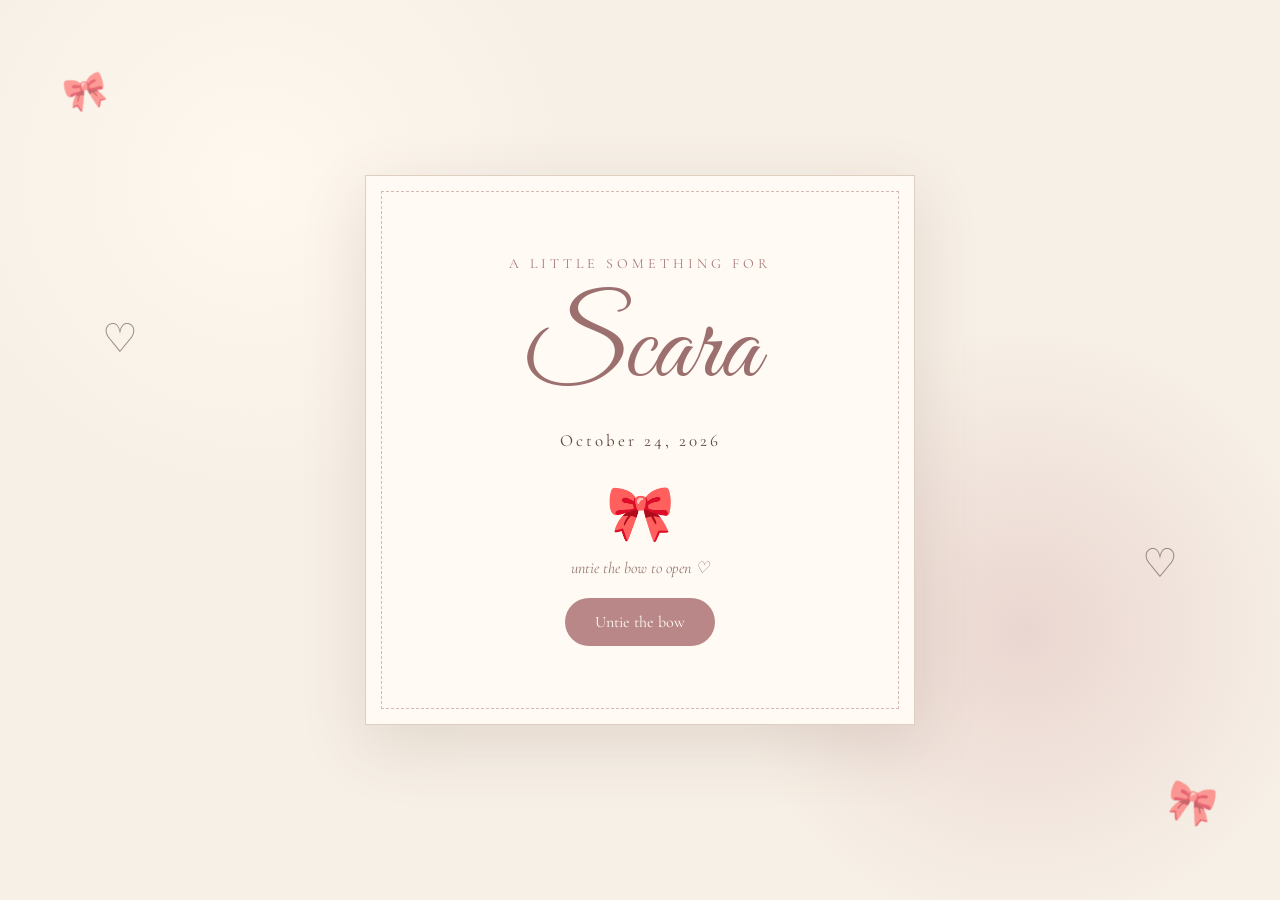
<file: index.html>
<!DOCTYPE html>
<html lang="en">
<head>
    <meta charset="UTF-8">
    <meta name="viewport" content="width=device-width, initial-scale=1.0">
    <title>For Scara ♡</title>

    <link rel="stylesheet" href="style.css">
    <link rel="preconnect" href="https://fonts.googleapis.com">
    <link rel="preconnect" href="https://fonts.gstatic.com" crossorigin>
    <link href="https://fonts.googleapis.com/css2?family=Cormorant+Garamond:wght@400;500;600;700&family=Great+Vibes&display=swap" rel="stylesheet">
</head>

<body>
    <div class="decor bow1">🎀</div>
    <div class="decor bow2">🎀</div>
    <div class="decor heart1">♡</div>
    <div class="decor heart2">♡</div>

    <!-- OPENING -->
    <section id="welcome" class="screen">
        <div class="envelope">
            <div class="lace"></div>

            <p class="tiny">A little something for</p>
            <h1>Scara</h1>
            <p class="date">October 24, 2026</p>

            <div class="big-bow">🎀</div>

            <p class="instruction">untie the bow to open ♡</p>

            <button onclick="openLetter()">Untie the bow</button>
        </div>
    </section>

    <!-- MAIN WEBSITE -->
    <main id="main" class="hidden">

        <!-- HERO -->
        <section class="hero">
            <p class="tiny">♡ a little birthday gift ♡</p>
            <h2>Happy Birthday,</h2>
            <h1>Scara</h1>
            <p class="subtitle">made with love, from Star ♡</p>

            <div class="divider">୨୧ ───────── ୨୧</div>

            <div id="countdown">
                <span id="days">00</span> days
                <span id="hours">00</span> hours
                <span id="minutes">00</span> minutes
                <span id="seconds">00</span> seconds
            </div>

            <button onclick="window.location.href='music.html'">
                🎵 Music That Reminds Me of You ♡
            </button>
        </section>

        <!-- HOW WE MET -->
        <section class="card">
            <div class="card-decoration">🎀</div>
            <p class="tiny">chapter one</p>
            <h2>How it all started</h2>

            <p>
                Three years ago, in a Discord server called
                <i>Twilight</i>, you were just someone who had
                such a vibe in chat that I couldn't help but notice you.
            </p>

            <p>
                Then one day, you joined VC just to hear me sing.
                Somehow, that tiny moment turned into something
                neither of us could have expected.
            </p>

            <p class="highlight">
                We added each other... and somehow,
                you became my best friend.
            </p>

            <button onclick="window.location.href='story.html'">
                🌷 Read Our Story ♡
            </button>
        </section>

        <!-- PERFUME GIFT -->
        <section class="gift">
            <p class="tiny">one little surprise...</p>
            <h2>A little gift ♡</h2>

            <div class="perfume">
                <div class="bottle">♡</div>
                <h3>Made by Star</h3>

                <p>If I could actually be there, this is what I'd give you.</p>

                <p>
                    A perfume from my shop, made with my own hands,
                    just for you.
                </p>
            </div>
        </section>

        <!-- LINK TO THE FINAL LETTER -->
        <section class="final">
            <div class="final-bow">🎀</div>
            <h2>One last thing, Scara...</h2>

            <p>
                There's something I've been wanting to tell you.
                I saved it for the very end. ♡
            </p>

            <button onclick="window.location.href='final.html'">
                🌸 Open your final surprise 🌸
            </button>
        </section>

    </main>

    <script src="script.js"></script>
</body>
</html>
</file>
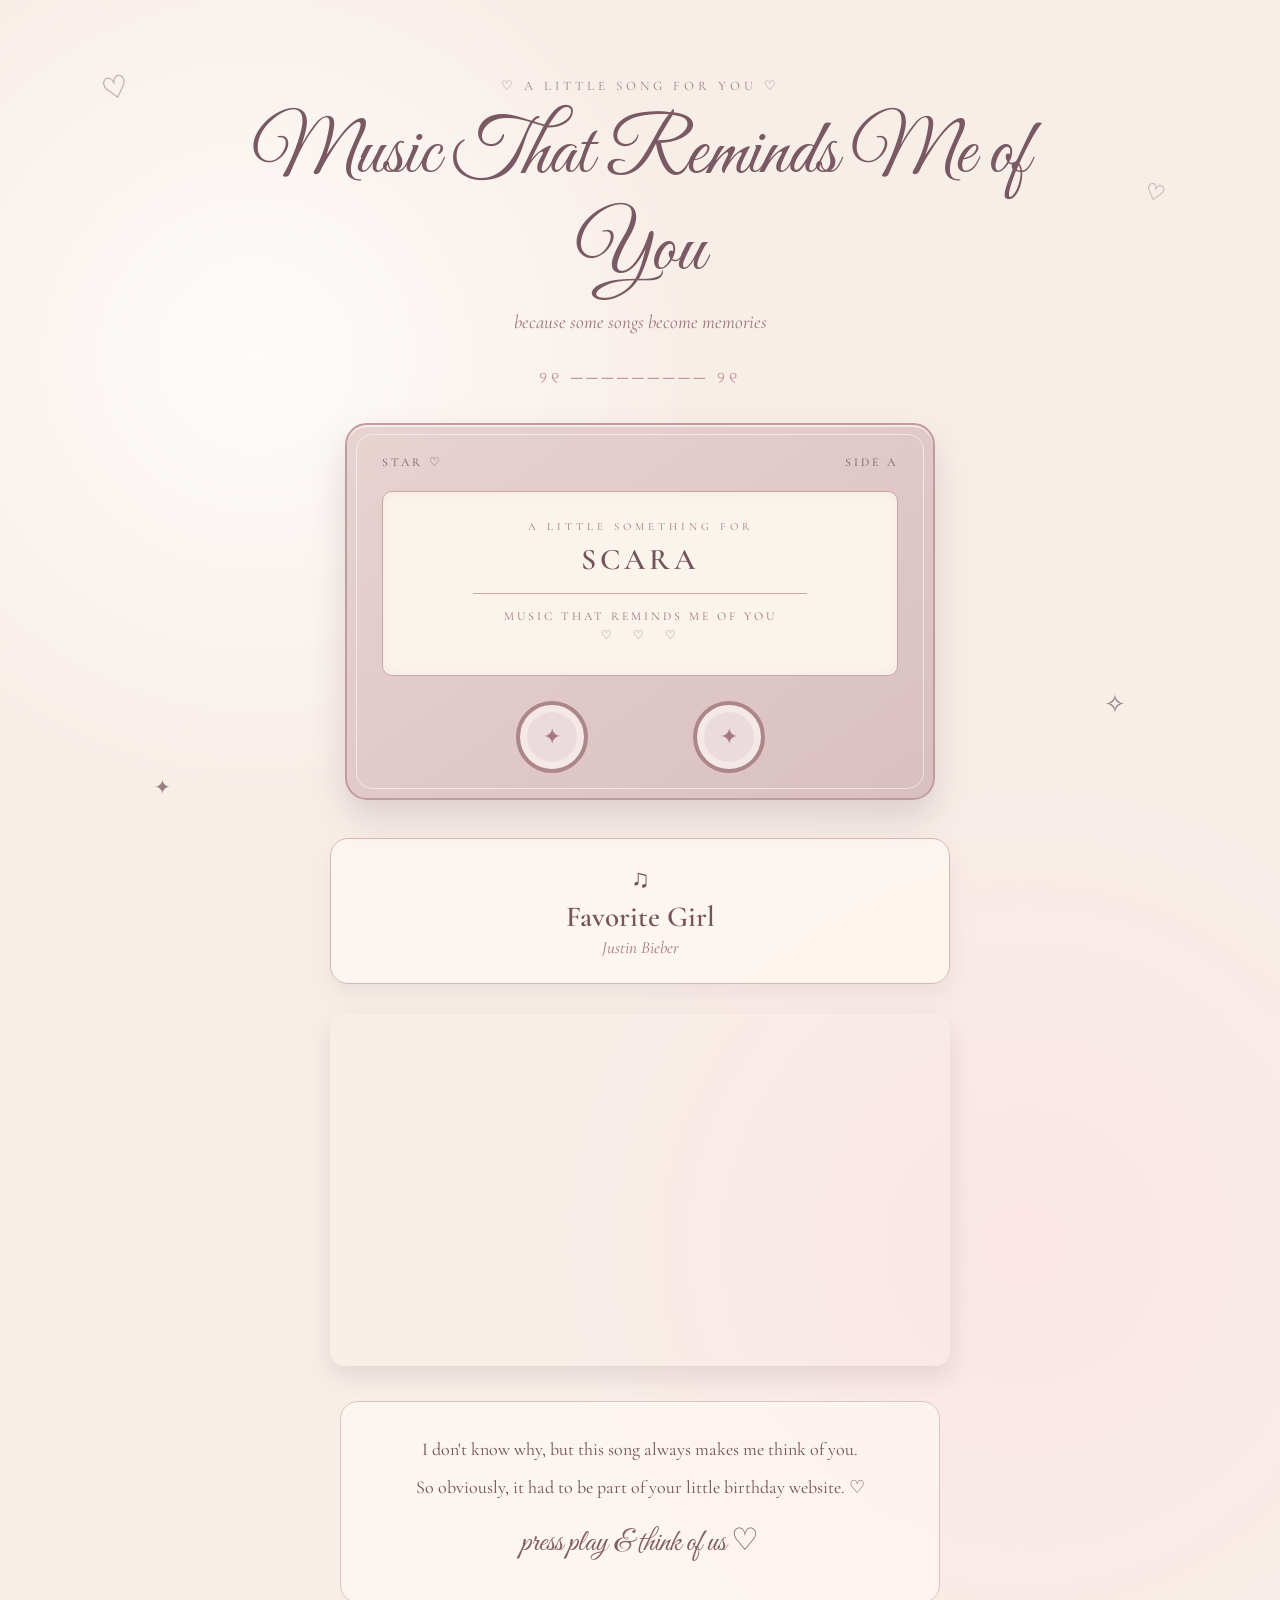
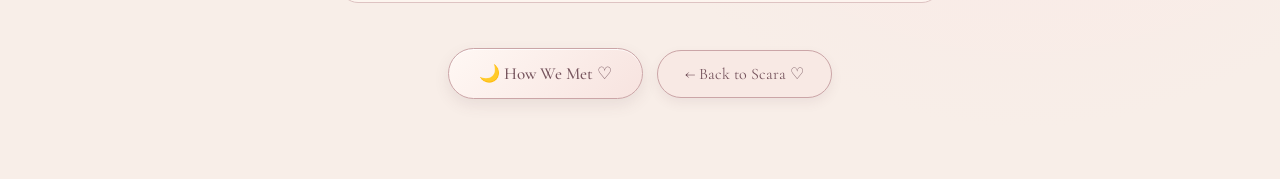
<file: music.html>
<!DOCTYPE html>
<html lang="en">

<head>

    <meta charset="UTF-8">
    <meta name="viewport" content="width=device-width, initial-scale=1.0">

    <title>Music That Reminds Me of You ♡</title>

    <link rel="preconnect" href="https://fonts.googleapis.com">
    <link rel="preconnect" href="https://fonts.gstatic.com" crossorigin>

    <link href="https://fonts.googleapis.com/css2?family=Cormorant+Garamond:wght@400;500;600;700&family=Great+Vibes&display=swap" rel="stylesheet">


    <style>

        * {
            box-sizing: border-box;
        }


        body {
            margin: 0;
            min-height: 100vh;

            background:
                radial-gradient(circle at 20% 20%, rgba(255,255,255,0.8), transparent 25%),
                radial-gradient(circle at 80% 70%, rgba(255,220,225,0.45), transparent 30%),
                #f8eee8;

            color: #6f5057;
            font-family: "Cormorant Garamond", serif;
            text-align: center;
            overflow-x: hidden;
        }


        /* DECORATIONS */

        .decor {
            position: fixed;
            pointer-events: none;
            z-index: 0;
            opacity: 0.7;
        }


        .heart-one {
            top: 70px;
            left: 8%;
            font-size: 30px;
            transform: rotate(-15deg);
        }


        .heart-two {
            top: 180px;
            right: 9%;
            font-size: 22px;
            transform: rotate(15deg);
        }


        .star-one {
            bottom: 100px;
            left: 12%;
            font-size: 20px;
        }


        .star-two {
            bottom: 180px;
            right: 12%;
            font-size: 26px;
        }


        /* MAIN */

        .music-page {
            position: relative;
            z-index: 1;
            width: 100%;
            max-width: 850px;
            margin: auto;
            padding: 65px 20px 80px;
        }


        .tiny {
            font-size: 13px;
            letter-spacing: 4px;
            text-transform: uppercase;
            color: #a27b84;
            margin-bottom: 12px;
        }


        h1 {
            margin: 0;
            font-family: "Great Vibes", cursive;
            font-size: clamp(48px, 8vw, 78px);
            font-weight: 400;
            color: #795963;
        }


        .subtitle {
            margin: 10px 0 35px;
            font-size: 19px;
            font-style: italic;
            color: #9b747c;
        }


        .divider {
            color: #bd919a;
            letter-spacing: 4px;
            margin-bottom: 35px;
        }


        /* CASSETTE */

        .cassette {
            position: relative;
            width: min(590px, 92%);
            margin: 0 auto 38px;
            padding: 30px 35px 25px;

            background: linear-gradient(
                145deg,
                #e8d3d1,
                #d9bfc1
            );

            border: 2px solid #c29ba0;
            border-radius: 22px;

            box-shadow:
                0 18px 35px rgba(100, 70, 75, 0.18),
                inset 0 2px 0 rgba(255,255,255,0.65);
        }


        .cassette::before {
            content: "";
            position: absolute;
            inset: 9px;
            border: 1px solid rgba(255,255,255,0.55);
            border-radius: 16px;
            pointer-events: none;
        }


        .cassette-header {
            display: flex;
            justify-content: space-between;
            align-items: center;
            margin-bottom: 22px;
            font-size: 12px;
            letter-spacing: 3px;
            color: #76565e;
        }


        .cassette-label {
            position: relative;
            padding: 28px 18px;
            background: #fbf4ed;
            border: 1px solid #c9a4a5;
            border-radius: 10px;
            box-shadow: inset 0 0 15px rgba(160,120,125,0.08);
        }


        .side {
            font-size: 11px;
            letter-spacing: 4px;
            margin-bottom: 8px;
            color: #a27881;
        }


        .cassette-label h2 {
            margin: 0;
            font-size: 30px;
            font-weight: 600;
            letter-spacing: 4px;
            color: #74535c;
        }


        .cassette-line {
            width: 70%;
            height: 1px;
            margin: 15px auto;
            background: #cba5a8;
        }


        .cassette-label p {
            margin: 5px;
            font-size: 12px;
            letter-spacing: 3px;
            color: #967178;
        }


        .reels {
            display: flex;
            justify-content: center;
            gap: 105px;
            margin-top: 25px;
        }


        .reel {
            width: 72px;
            height: 72px;
            border-radius: 50%;
            background: #eadbdd;
            border: 4px solid #ad858d;
            box-shadow: inset 0 0 0 7px #f5e9e8;

            display: flex;
            align-items: center;
            justify-content: center;
        }


        .reel::after {
            content: "✦";
            font-size: 22px;
            color: #a67881;
        }


        /* SONG CARD */

        .song-card {
            width: min(620px, 92%);
            margin: 0 auto 30px;
            padding: 25px;

            background: rgba(255,248,242,0.8);
            border: 1px solid #d7b8b8;
            border-radius: 18px;

            box-shadow: 0 10px 25px rgba(100,70,75,0.08);
        }


        .song-card .music-note {
            font-size: 25px;
            margin-bottom: 5px;
        }


        .song-card h2 {
            margin: 0;
            font-size: 29px;
            font-weight: 600;
            color: #76545e;
        }


        .artist {
            margin: 3px 0 0;
            font-size: 17px;
            font-style: italic;
            color: #a07780;
        }


        /* SPOTIFY */

        .spotify {
            width: min(620px, 92%);
            margin: 0 auto 35px;
        }


        .spotify iframe {
            width: 100%;
            height: 352px;
            border: none;
            border-radius: 14px;
            display: block;

            box-shadow: 0 10px 25px rgba(70,50,55,0.12);
        }


        /* MESSAGE */

        .message {
            width: min(600px, 90%);
            margin: 35px auto;
            padding: 25px 30px;

            background: rgba(255,248,242,0.7);
            border-radius: 18px;
            border: 1px solid #dec3c2;
        }


        .message p {
            margin: 7px 0;
            font-size: 18px;
            line-height: 1.7;
        }


        .message .special {
            font-family: "Great Vibes", cursive;
            font-size: 31px;
            color: #815e67;
            margin-top: 15px;
        }


        /* BUTTONS */

        .cute-button {
            display: inline-block;
            margin: 10px 5px 0;
            padding: 14px 30px;

            background: linear-gradient(
                135deg,
                #fff8f4,
                #f7e3df
            );

            border: 1px solid #cba5a7;
            border-radius: 40px;

            color: #76545d;
            font-family: "Cormorant Garamond", serif;
            font-size: 17px;
            font-weight: 500;

            text-decoration: none;
            cursor: pointer;

            box-shadow:
                0 6px 15px rgba(100,70,75,0.10),
                inset 0 1px 0 rgba(255,255,255,0.8);

            transition: 0.25s ease;
        }


        .cute-button:hover {
            transform: translateY(-3px);
            background: linear-gradient(
                135deg,
                #fffaf7,
                #f3deda
            );

            box-shadow:
                0 9px 20px rgba(100,70,75,0.15),
                inset 0 1px 0 rgba(255,255,255,0.8);
        }


        .back {
            display: inline-block;
            margin: 10px 5px 0;
            padding: 13px 27px;

            background: #f8e9e4;
            border: 1px solid #cba5a7;
            border-radius: 40px;

            color: #76545d;
            text-decoration: none;
            font-size: 16px;

            transition: 0.25s ease;
            box-shadow: 0 5px 12px rgba(100,70,75,0.08);
        }


        .back:hover {
            transform: translateY(-3px);
            background: #f3deda;
            box-shadow: 0 8px 18px rgba(100,70,75,0.14);
        }


        /* MOBILE */

        @media (max-width: 600px) {

            .music-page {
                padding-top: 45px;
            }


            .cassette {
                padding: 25px 18px 22px;
            }


            .reels {
                gap: 55px;
            }


            .reel {
                width: 58px;
                height: 58px;
            }


            .message {
                padding: 20px;
            }

        }

    </style>

</head>


<body>


    <!-- LITTLE DECORATIONS -->

    <div class="decor heart-one">♡</div>

    <div class="decor heart-two">♡</div>

    <div class="decor star-one">✦</div>

    <div class="decor star-two">✧</div>



    <main class="music-page">


        <p class="tiny">
            ♡ a little song for you ♡
        </p>


        <h1>
            Music That Reminds Me of You
        </h1>


        <p class="subtitle">
            because some songs become memories
        </p>


        <div class="divider">
            ୨୧ ───────── ୨୧
        </div>



        <!-- CASSETTE -->

        <div class="cassette">


            <div class="cassette-header">

                <span>
                    STAR ♡
                </span>

                <span>
                    SIDE A
                </span>

            </div>


            <div class="cassette-label">

                <div class="side">
                    A LITTLE SOMETHING FOR
                </div>


                <h2>
                    SCARA
                </h2>


                <div class="cassette-line"></div>


                <p>
                    MUSIC THAT REMINDS ME OF YOU
                </p>


                <p>
                    ♡ &nbsp; ♡ &nbsp; ♡
                </p>

            </div>


            <div class="reels">

                <div class="reel"></div>

                <div class="reel"></div>

            </div>


        </div>



        <!-- SONG -->

        <div class="song-card">

            <div class="music-note">
                ♫
            </div>

            <h2>
                Favorite Girl
            </h2>

            <p class="artist">
                Justin Bieber
            </p>

        </div>



        <!-- SPOTIFY -->

        <div class="spotify">

            <iframe
                src="https://open.spotify.com/embed/track/4nTjkWK590oBDcnIxTr1mI?utm_source=generator&theme=0&si=5f935c40fa7d4b16"
                allowfullscreen=""
                allow="autoplay; clipboard-write; encrypted-media; fullscreen; picture-in-picture"
                loading="lazy">
            </iframe>

        </div>



        <!-- MESSAGE -->

        <div class="message">

            <p>
                I don't know why, but this song always
                makes me think of you.
            </p>

            <p>
                So obviously, it had to be part of your
                little birthday website. ♡
            </p>

            <p class="special">
                press play & think of us ♡
            </p>

        </div>



        <!-- NAVIGATION -->

        <a href="story.html" class="cute-button">
            🌙 How We Met ♡
        </a>


        <a href="index.html" class="back">
            ← Back to Scara ♡
        </a>


    </main>


</body>

</html>
</file>
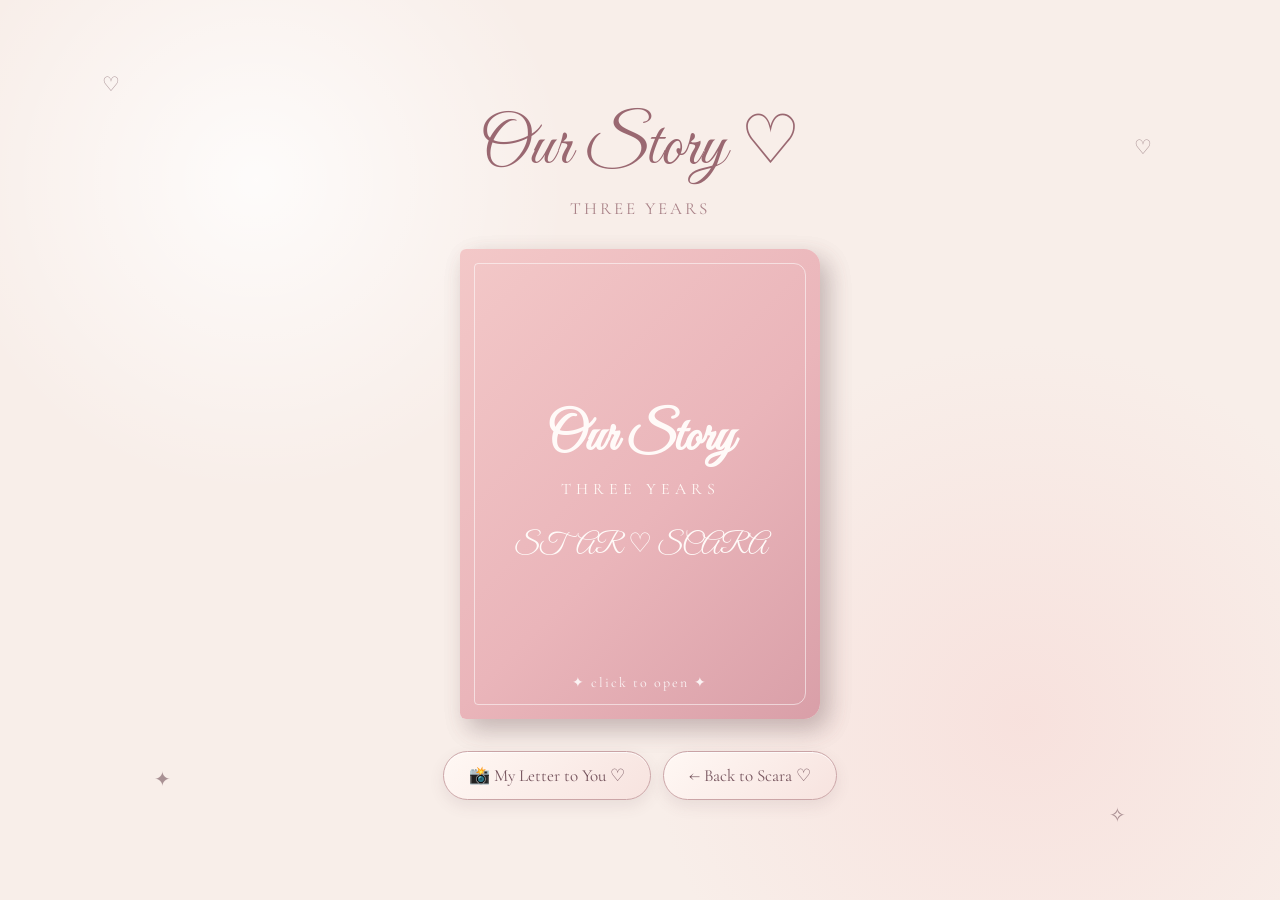
<file: story.html>
<!DOCTYPE html>
<html lang="en">

<head>
    <meta charset="UTF-8">
    <meta name="viewport" content="width=device-width, initial-scale=1.0">

    <title>Our Story ♡</title>

    <link rel="preconnect" href="https://fonts.googleapis.com">
    <link rel="preconnect" href="https://fonts.gstatic.com" crossorigin>

    <link href="https://fonts.googleapis.com/css2?family=Cormorant+Garamond:wght@400;500;600;700&family=Great+Vibes&display=swap"
        rel="stylesheet">

    <style>

        * {
            box-sizing: border-box;
        }

        body {
            margin: 0;
            min-height: 100vh;

            background:
                radial-gradient(circle at 20% 20%, rgba(255,255,255,0.8), transparent 25%),
                radial-gradient(circle at 80% 80%, rgba(247,210,207,0.45), transparent 30%),
                #f8eee9;

            color: #76545d;
            font-family: "Cormorant Garamond", serif;

            display: flex;
            justify-content: center;
            align-items: center;

            padding: 40px 20px;
        }

        /* FLOATING DECORATIONS */

        .decor {
            position: fixed;
            pointer-events: none;
            opacity: 0.6;
            font-size: 20px;
        }

        .heart1 {
            top: 8%;
            left: 8%;
        }

        .heart2 {
            top: 15%;
            right: 10%;
        }

        .star1 {
            bottom: 12%;
            left: 12%;
        }

        .star2 {
            bottom: 8%;
            right: 12%;
        }

        /* MAIN */

        .page {
            width: 100%;
            max-width: 700px;
            text-align: center;
        }

        .title {
            font-family: "Great Vibes", cursive;
            font-size: clamp(42px, 8vw, 68px);
            color: #9a6871;
            margin-bottom: 8px;
        }

        .subtitle {
            font-size: 17px;
            letter-spacing: 3px;
            color: #a98288;
            margin-bottom: 30px;
        }

        /* DIARY */

        .diary {
            width: min(360px, 82vw);
            height: 470px;

            position: relative;
            cursor: pointer;

            perspective: 1500px;

            margin: auto;

            transition:
                transform 0.3s ease,
                filter 0.3s ease;
        }

        /* THIS IS THE LITTLE MOVEMENT YOU WANTED */

        .diary:hover {
            transform: translateY(-7px) rotate(-0.5deg);
            filter: brightness(1.02);
        }

        /* DIARY PAGES */

        .diary-pages {
            position: absolute;
            inset: 0;

            background: #fffaf7;

            border-radius: 6px 16px 16px 6px;

            box-shadow:
                8px 10px 25px rgba(100, 70, 75, 0.18),
                inset -5px 0 0 rgba(210, 180, 180, 0.18);

            overflow: hidden;

            padding: 38px 30px;

            text-align: left;
        }

        /* PAGE LINES */

        .diary-pages::before {
            content: "";

            position: absolute;
            inset: 0;

            background:
                repeating-linear-gradient(
                    to bottom,
                    transparent 0px,
                    transparent 31px,
                    rgba(190, 160, 160, 0.18) 32px
                );

            pointer-events: none;
        }

        /* COVER */

        .diary-cover {
            position: absolute;
            inset: 0;

            z-index: 5;

            background:
                linear-gradient(
                    135deg,
                    #f3c8c8,
                    #eab5ba 55%,
                    #d99fa8
                );

            border-radius: 6px 16px 16px 6px;

            box-shadow:
                8px 10px 25px rgba(100, 70, 75, 0.2);

            display: flex;
            flex-direction: column;
            align-items: center;
            justify-content: center;

            text-align: center;

            transform-origin: left center;

            transition:
                transform 1s cubic-bezier(.77,0,.18,1);
        }

        .diary-cover::after {
            content: "";

            position: absolute;
            inset: 14px;

            border: 1px solid rgba(255,255,255,0.55);

            border-radius: 4px 12px 12px 4px;

            pointer-events: none;
        }

        .cover-title {
            font-family: "Great Vibes", cursive;
            font-size: 52px;
            color: #fffaf8;

            margin: 0 0 8px;

            position: relative;
            z-index: 2;
        }

        .cover-subtitle {
            font-size: 16px;
            letter-spacing: 5px;
            color: #fff8f5;

            margin-bottom: 28px;

            position: relative;
            z-index: 2;
        }

        .cover-names {
            font-family: "Great Vibes", cursive;
            font-size: 27px;
            color: #fffaf8;

            position: relative;
            z-index: 2;
        }

        .click-hint {
            position: absolute;
            bottom: 28px;

            font-size: 14px;
            letter-spacing: 2px;

            color: rgba(255,255,255,0.85);

            z-index: 2;
        }

        /* OPEN DIARY */

        .diary.opened .diary-cover {
            transform: rotateY(-145deg);
        }

        /* CONTENT */

        .story-content {
            position: absolute;
            inset: 0;

            z-index: 2;

            padding: 40px 32px;

            display: flex;
            flex-direction: column;
            justify-content: space-between;
        }

        .chapter {
            display: none;
            height: 100%;

            flex-direction: column;
            justify-content: center;
        }

        .chapter.active {
            display: flex;
        }

        .chapter-number {
            font-size: 14px;
            letter-spacing: 3px;
            color: #b18a91;

            margin-bottom: 8px;
        }

        .chapter-title {
            font-family: "Great Vibes", cursive;
            font-size: 39px;
            color: #9a6871;

            margin: 0 0 18px;
        }

        .chapter-text {
            font-size: 19px;
            line-height: 1.65;
            color: #76545d;
        }

        .chapter-text strong {
            color: #9a6871;
        }

        /* CONTROLS */

        .controls {
            position: absolute;

            bottom: 18px;
            left: 0;
            right: 0;

            display: flex;
            justify-content: center;
            align-items: center;
            gap: 15px;

            z-index: 10;
        }

        .page-button {
            border: none;

            background: transparent;

            color: #9a6871;

            font-family: "Cormorant Garamond", serif;
            font-size: 18px;

            cursor: pointer;

            padding: 5px 10px;

            transition: 0.2s ease;
        }

        .page-button:hover {
            transform: translateY(-2px);
            color: #76545d;
        }

        .page-number {
            font-size: 14px;
            color: #b18a91;
        }

        /* BOTTOM BUTTONS */

        .navigation {
            margin-top: 32px;

            display: flex;
            justify-content: center;
            gap: 12px;

            flex-wrap: wrap;
        }

        .button {
            display: inline-block;

            padding: 13px 25px;

            background: linear-gradient(
                135deg,
                #fff8f4,
                #f7e3df
            );

            border: 1px solid #cba5a7;

            border-radius: 40px;

            color: #76545d;

            font-family: "Cormorant Garamond", serif;
            font-size: 17px;

            text-decoration: none;

            box-shadow:
                0 6px 15px rgba(100,70,75,0.10),
                inset 0 1px 0 rgba(255,255,255,0.8);

            transition: 0.25s ease;
        }

        .button:hover {
            transform: translateY(-3px);

            background: linear-gradient(
                135deg,
                #fffaf7,
                #f3deda
            );

            box-shadow:
                0 9px 20px rgba(100,70,75,0.15);
        }

        /* MOBILE */

        @media (max-width: 500px) {

            body {
                padding: 25px 12px;
            }

            .diary {
                height: 450px;
            }

            .diary-pages {
                padding: 35px 25px;
            }

            .story-content {
                padding: 35px 25px;
            }

            .chapter-title {
                font-size: 34px;
            }

            .chapter-text {
                font-size: 17px;
            }

            .cover-title {
                font-size: 45px;
            }

        }

    </style>
</head>

<body>

    <!-- DECORATIONS -->

    <div class="decor heart1">♡</div>
    <div class="decor heart2">♡</div>
    <div class="decor star1">✦</div>
    <div class="decor star2">✧</div>


    <main class="page">

        <div class="title">
            Our Story ♡
        </div>

        <div class="subtitle">
            THREE YEARS
        </div>


        <!-- DIARY -->

        <div class="diary" id="diary">

            <!-- INSIDE PAGES -->

            <div class="diary-pages">

                <div class="story-content">

                    <!-- CHAPTER 1 -->

                    <section class="chapter active">

                        <div>
                            <div class="chapter-number">
                                CHAPTER ONE
                            </div>

                            <h2 class="chapter-title">
                                How We Met
                            </h2>

                            <p class="chapter-text">
                                It started in a random Discord server called
                                <strong>Twilight.</strong>
                            </p>

                            <p class="chapter-text">
                                You were just another person in the chat at
                                first. But somehow, you became someone I
                                actually wanted to know.
                            </p>

                        </div>

                    </section>


                    <!-- CHAPTER 2 -->

                    <section class="chapter">

                        <div>
                            <div class="chapter-number">
                                CHAPTER TWO
                            </div>

                            <h2 class="chapter-title">
                                The First VC
                            </h2>

                            <p class="chapter-text">
                                Somehow you joined VC just to hear me sing,
                                and I still think that's one of the funniest
                                ways a friendship could have started.
                            </p>

                            <p class="chapter-text">
                                We added each other, started talking more,
                                and before we knew it...
                            </p>

                        </div>

                    </section>


                    <!-- CHAPTER 3 -->

                    <section class="chapter">

                        <div>
                            <div class="chapter-number">
                                CHAPTER THREE
                            </div>

                            <h2 class="chapter-title">
                                Three Years
                            </h2>

                            <p class="chapter-text">
                                Three years later, you're still one of the
                                people who can make me laugh until my lungs
                                hurt.
                            </p>

                            <p class="chapter-text">
                                Through random chaos, online drama, late
                                conversations, and way too many jokes...
                                somehow, we're still here.
                            </p>

                            <p class="chapter-text">
                                <strong>
                                    And I'm really, really glad we are. ♡
                                </strong>
                            </p>

                        </div>

                    </section>


                    <!-- CONTROLS -->

                    <div class="controls">

                        <button
                            class="page-button"
                            id="prevButton"
                            onclick="previousPage(event)"
                        >
                            ←
                        </button>

                        <span
                            class="page-number"
                            id="pageNumber"
                        >
                            1 / 3
                        </span>

                        <button
                            class="page-button"
                            id="nextButton"
                            onclick="nextPage(event)"
                        >
                            →
                        </button>

                    </div>

                </div>

            </div>


            <!-- COVER -->

            <div
                class="diary-cover"
                onclick="openDiary(event)"
            >

                <h1 class="cover-title">
                    Our Story
                </h1>

                <div class="cover-subtitle">
                    THREE YEARS
                </div>

                <div class="cover-names">
                    STAR ♡ SCARA
                </div>

                <div class="click-hint">
                    ✦ click to open ✦
                </div>

            </div>

        </div>


        <!-- NAVIGATION -->

        <div class="navigation">

            <a
                href="mylettertoyou.html"
                class="button"
            >
                📸 My Letter to You ♡
            </a>

            <a
                href="index.html"
                class="button"
            >
                ← Back to Scara ♡
            </a>

        </div>

    </main>


    <script>

        let currentPage = 0;

        const chapters =
            document.querySelectorAll(".chapter");

        const pageNumber =
            document.getElementById("pageNumber");

        const diary =
            document.getElementById("diary");


        function openDiary(event) {

            event.stopPropagation();

            diary.classList.add("opened");

        }


        function showPage(number) {

            if (number < 0) {
                number = 0;
            }

            if (number >= chapters.length) {
                number = chapters.length - 1;
            }

            currentPage = number;

            chapters.forEach((chapter, index) => {

                chapter.classList.toggle(
                    "active",
                    index === currentPage
                );

            });

            pageNumber.textContent =
                `${currentPage + 1} / ${chapters.length}`;

        }


        function nextPage(event) {

            event.stopPropagation();

            if (!diary.classList.contains("opened")) {
                diary.classList.add("opened");
                return;
            }

            showPage(currentPage + 1);

        }


        function previousPage(event) {

            event.stopPropagation();

            showPage(currentPage - 1);

        }

    </script>

</body>

</html>
</file>
<file: style.css>
* {
    box-sizing: border-box;
    margin: 0;
    padding: 0;
}

html {
    scroll-behavior: smooth;
}

body {
    background: #f7f0e6;
    color: #5d4741;
    font-family: "Cormorant Garamond", serif;
    overflow-x: hidden;
}

.hidden {
    display: none;
}

.tiny {
    font-size: 14px;
    letter-spacing: 4px;
    text-transform: uppercase;
    color: #a87979;
}

button {
    border: none;
    background: #b98787;
    color: #fffaf5;
    padding: 14px 30px;
    border-radius: 30px;
    font-family: inherit;
    font-size: 16px;
    cursor: pointer;
    transition: 0.3s;
}

button:hover {
    transform: scale(1.05);
    background: #9f6e6e;
}

/* ---------- WELCOME ---------- */

.screen {
    min-height: 100vh;
    display: flex;
    justify-content: center;
    align-items: center;
    background:
        radial-gradient(circle at 20% 20%, #fff8ef 0%, transparent 25%),
        radial-gradient(circle at 80% 70%, #ead6d0 0%, transparent 25%),
        #f7f0e6;
}

.envelope {
    width: min(90%, 550px);
    min-height: 550px;
    background: #fffaf3;
    border: 1px solid #decfc1;
    box-shadow: 0 20px 60px rgba(100, 70, 60, 0.15);
    display: flex;
    flex-direction: column;
    justify-content: center;
    align-items: center;
    text-align: center;
    position: relative;
    padding: 50px;
}

.lace {
    position: absolute;
    inset: 15px;
    border: 1px dashed #d7bbb2;
    pointer-events: none;
}

.envelope h1 {
    font-family: "Great Vibes", cursive;
    font-size: clamp(70px, 12vw, 110px);
    font-weight: 400;
    color: #9d7070;
    margin: 10px 0;
}

.date {
    letter-spacing: 3px;
    font-size: 17px;
}

.big-bow {
    font-size: 55px;
    margin: 30px 0 10px;
}

.instruction {
    font-style: italic;
    margin-bottom: 20px;
    color: #977a73;
}

/* ---------- DECORATIONS ---------- */

.decor {
    position: fixed;
    z-index: 10;
    pointer-events: none;
    opacity: 0.6;
}

.bow1 {
    top: 8%;
    left: 5%;
    font-size: 35px;
    transform: rotate(-15deg);
}

.bow2 {
    bottom: 8%;
    right: 5%;
    font-size: 40px;
    transform: rotate(15deg);
}

.heart1 {
    top: 35%;
    left: 8%;
    font-size: 40px;
}

.heart2 {
    top: 60%;
    right: 8%;
    font-size: 40px;
}

/* ---------- HERO ---------- */

.hero {
    min-height: 100vh;
    padding: 120px 25px;
    display: flex;
    flex-direction: column;
    align-items: center;
    justify-content: center;
    text-align: center;
    background:
        radial-gradient(circle at 30% 30%, #fffaf3 0%, transparent 25%),
        radial-gradient(circle at 70% 70%, #ecd9d2 0%, transparent 25%);
}

.hero h2 {
    font-size: clamp(30px, 6vw, 55px);
    font-weight: 400;
    margin-top: 20px;
}

.hero h1 {
    font-family: "Great Vibes", cursive;
    color: #9d7070;
    font-size: clamp(80px, 15vw, 150px);
    font-weight: 400;
}

.subtitle {
    font-size: 21px;
    font-style: italic;
}

.divider {
    margin: 35px 0;
    color: #b88787;
    letter-spacing: 4px;
}

#countdown {
    font-size: 18px;
    color: #98716c;
}

/* ---------- STORY CARD ---------- */

.card {
    max-width: 800px;
    margin: 120px auto;
    padding: 70px;
    width: 90%;
    background: #fffaf3;
    border: 1px solid #dfd0c2;
    box-shadow: 0 20px 60px rgba(100, 70, 60, 0.09);
    text-align: center;
    position: relative;
}

.card-decoration {
    font-size: 35px;
    margin-bottom: 20px;
}

.card h2,
.memories h2,
.letter h2,
.gift h2,
.final h2 {
    font-size: 45px;
    font-weight: 500;
    color: #8e6461;
    margin: 15px 0 30px;
}

.card p {
    font-size: 20px;
    line-height: 1.8;
    margin-bottom: 20px;
}

.highlight {
    color: #9d7070;
    font-style: italic;
    font-size: 22px !important;
}

/* ---------- MEMORIES ---------- */

.memories {
    padding: 100px 7%;
    text-align: center;
}

.memory-grid {
    max-width: 1000px;
    margin: 50px auto;
    display: grid;
    grid-template-columns: repeat(3, 1fr);
    gap: 25px;
}

.memory {
    background: #fffaf3;
    border: 1px solid #dfd0c2;
    padding: 40px 25px;
    transition: 0.3s;
}

.memory:hover {
    transform: translateY(-8px);
    box-shadow: 0 15px 40px rgba(100, 70, 60, 0.1);
}

.memory span {
    font-size: 30px;
}

.memory h3 {
    font-size: 27px;
    color: #966d6a;
    margin: 15px 0;
}

.memory p {
    font-size: 18px;
    line-height: 1.6;
}

/* ---------- LETTER ---------- */

.letter-section {
    padding: 120px 20px;
    background: #eee2d6;
}

.letter {
    max-width: 850px;
    margin: auto;
    background: #fffaf1;
    padding: 80px;
    box-shadow: 0 25px 70px rgba(70, 50, 40, 0.13);
    border: 1px solid #dccbb9;
    position: relative;
}

.letter::before,
.letter::after {
    content: "♡";
    position: absolute;
    font-size: 40px;
    color: #c39791;
}

.letter::before {
    top: 25px;
    left: 30px;
}

.letter::after {
    bottom: 25px;
    right: 30px;
}

.letter-top {
    text-align: center;
    color: #b48680;
    font-size: 35px;
    margin-bottom: 20px;
}

.letter h2 {
    font-family: "Great Vibes", cursive;
    font-size: 65px;
    font-weight: 400;
}

.letter-text {
    margin-top: 35px;
}

.letter-text p {
    font-size: 20px;
    line-height: 1.9;
    margin-bottom: 25px;
}

.big-emotion {
    color: #966c6a;
    font-size: 25px !important;
    font-style: italic;
    text-align: center;
    margin: 45px 0 !important;
}

.signature {
    text-align: right;
    margin-top: 50px;
    font-style: italic;
}

.signature span {
    font-family: "Great Vibes", cursive;
    font-size: 45px;
    color: #9b6d6d;
}

/* ---------- GIFT ---------- */

.gift {
    text-align: center;
    padding: 130px 20px;
}

.perfume {
    max-width: 450px;
    margin: 50px auto;
    background: #fffaf3;
    padding: 45px;
    border: 1px solid #dfd0c2;
    box-shadow: 0 20px 50px rgba(100, 70, 60, 0.1);
}

.bottle {
    width: 100px;
    height: 150px;
    margin: 0 auto 30px;
    background: #ead6d0;
    border: 2px solid #b88b86;
    border-radius: 15px 15px 30px 30px;
    display: flex;
    justify-content: center;
    align-items: center;
    font-size: 40px;
    color: #986f6d;
    position: relative;
}

.bottle::before {
    content: "";
    position: absolute;
    top: -35px;
    width: 45px;
    height: 35px;
    background: #b88b86;
    border-radius: 6px 6px 0 0;
}

.perfume h3 {
    font-size: 30px;
    color: #966c6a;
    margin-bottom: 15px;
}

.perfume p {
    font-size: 18px;
    line-height: 1.7;
    margin: 10px 0;
}

/* ---------- FINAL ---------- */

.final {
    min-height: 80vh;
    padding: 120px 25px;
    display: flex;
    flex-direction: column;
    justify-content: center;
    align-items: center;
    text-align: center;
    background: #eadbd2;
}

.final-bow {
    font-size: 65px;
    margin-bottom: 20px;
}

.final h2 {
    font-size: clamp(35px, 7vw, 65px);
}

.final p {
    max-width: 600px;
    font-size: 21px;
    line-height: 1.7;
    margin-bottom: 25px;
}

.hearts {
    margin-top: 30px;
    font-size: 25px;
    letter-spacing: 15px;
    color: #a77775;
}

/* ---------- MOBILE ---------- */

@media (max-width: 700px) {

    .envelope {
        min-height: 500px;
        padding: 30px;
    }

    .card {
        padding: 40px 25px;
    }

    .memory-grid {
        grid-template-columns: 1fr;
    }

    .letter {
        padding: 45px 25px;
    }

    .letter-text p {
        font-size: 18px;
    }

    .letter h2 {
        font-size: 50px;
    }

}
/* =========================
   CASSETTE PLAYER
========================= */

.cassette-wrapper {
    display: flex;
    justify-content: center;
    margin: 45px 0 35px;
}

.cassette {
    width: 430px;
    max-width: 90%;
    height: 270px;
    background: #d9c3ad;
    border: 4px solid #9f8270;
    border-radius: 18px;
    padding: 24px;
    box-shadow:
        0 18px 35px rgba(91, 65, 55, .18),
        inset 0 0 0 5px #eadbca;
    position: relative;
    transform: rotate(-1deg);
    transition: .35s ease;
}

.cassette:hover {
    transform: rotate(1deg) translateY(-5px);
}

.cassette-label {
    height: 105px;
    background: #f8eee2;
    border: 2px solid #b79682;
    border-radius: 7px;
    padding: 14px 20px;
    text-align: left;
}

.cassette-title {
    font-family: "Great Vibes", cursive;
    color: #8f6665;
    font-size: 30px;
    text-align: center;
}

.cassette-subtitle {
    text-align: center;
    font-size: 12px;
    letter-spacing: 3px;
    color: #8f6665;
}

.cassette-line {
    height: 1px;
    background: #c7a99a;
    margin: 7px 25px;
}

.cassette-song {
    text-align: center;
    font-size: 10px;
    letter-spacing: 2px;
    color: #8f6d64;
}

.cassette-tape {
    width: 300px;
    height: 72px;
    margin: 12px auto 0;
    background: #c6a991;
    border: 2px solid #927461;
    border-radius: 8px;
    padding: 13px 30px;
}

.tape-window {
    height: 42px;
    background: #6d5a51;
    border-radius: 5px;
    display: flex;
    align-items: center;
    justify-content: space-between;
    padding: 0 18px;
}

.reel {
    width: 42px;
    height: 42px;
    border-radius: 50%;
    background: #eadccf;
    border: 5px solid #9c8170;
    display: flex;
    justify-content: center;
    align-items: center;
}

.reel-hole {
    width: 13px;
    height: 13px;
    border-radius: 50%;
    background: #80675c;
}

.tape-strip {
    height: 18px;
    width: 135px;
    background: #453a36;
    border-radius: 3px;
}

.cassette-bottom {
    text-align: center;
    margin-top: 10px;
    font-size: 10px;
    letter-spacing: 4px;
    color: #80675c;
}

.music-player {
    margin: 30px auto;
    padding: 25px;
    max-width: 520px;
    background: rgba(255,250,243,.8);
    border: 1px solid #dcc8b8;
    border-radius: 12px;
}

.music-title {
    color: #8f6665;
    font-size: 21px;
    margin-bottom: 5px !important;
}

.music-subtitle {
    font-size: 15px !important;
    color: #a8897e;
    margin-bottom: 15px !important;
}

audio {
    width: 100%;
    height: 42px;
}
</file>
